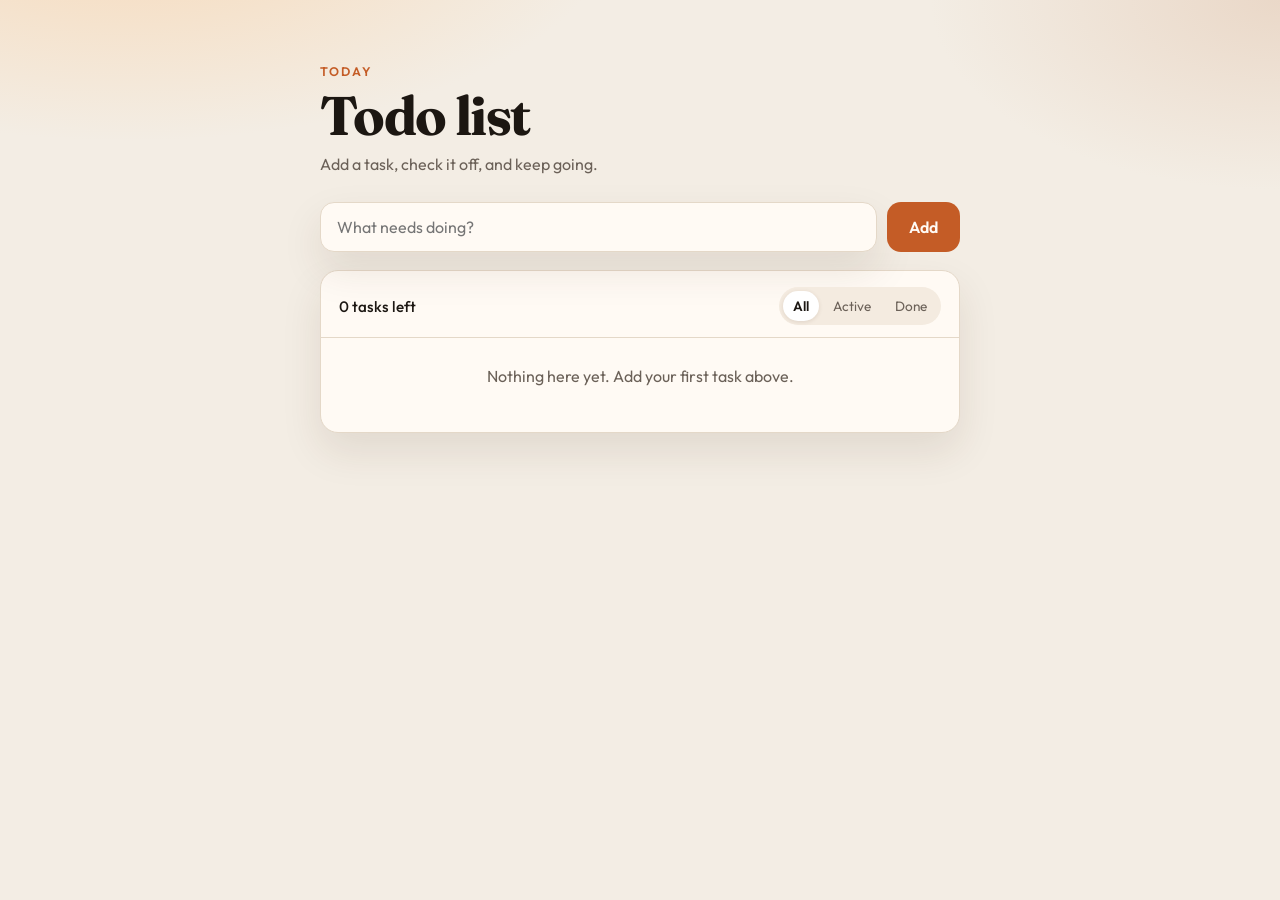
<file: index.html>
<!DOCTYPE html>
<html lang="en">
  <head>
    <meta charset="UTF-8" />
    <meta name="viewport" content="width=device-width, initial-scale=1.0" />
    <title>Todo List</title>
    <link rel="stylesheet" href="styles.css" />
    <link rel="preconnect" href="https://fonts.googleapis.com" />
    <link rel="preconnect" href="https://fonts.gstatic.com" crossorigin />
    <link
      href="https://fonts.googleapis.com/css2?family=Fraunces:opsz,wght@9..144,500;9..144,700&family=Outfit:wght@400;500;600&display=swap"
      rel="stylesheet"
    />
  </head>
  <body>
    <main class="app">
      <header class="header">
        <p class="eyebrow">Today</p>
        <h1>Todo list</h1>
        <p class="subtitle">Add a task, check it off, and keep going.</p>
      </header>

      <form id="todo-form" class="todo-form" autocomplete="off">
        <label class="sr-only" for="todo-input">New task</label>
        <input
          id="todo-input"
          type="text"
          name="task"
          placeholder="What needs doing?"
          maxlength="200"
          required
        />
        <button type="submit">Add</button>
      </form>

      <section class="panel" aria-labelledby="list-heading">
        <div class="toolbar">
          <h2 id="list-heading" class="count" aria-live="polite">0 tasks left</h2>
          <div class="filters" role="tablist" aria-label="Filter tasks">
            <button type="button" class="filter is-active" data-filter="all">All</button>
            <button type="button" class="filter" data-filter="active">Active</button>
            <button type="button" class="filter" data-filter="completed">Done</button>
          </div>
        </div>

        <ul id="todo-list" class="todo-list"></ul>

        <p id="empty-state" class="empty">Nothing here yet. Add your first task above.</p>

        <div class="footer-bar">
          <button type="button" id="clear-completed" class="text-btn" hidden>
            Clear completed
          </button>
        </div>
      </section>
    </main>

    <script src="app.js"></script>
  </body>
</html>
</file>
<file: styles.css>
:root {
  --bg: #f3ede4;
  --ink: #1c1712;
  --muted: #6b6158;
  --paper: #fffaf4;
  --line: #e4d8c8;
  --accent: #c45c26;
  --accent-ink: #fffaf4;
  --done: #8a8076;
  --shadow: 0 18px 40px rgba(70, 42, 18, 0.1);
  --radius: 18px;
}

* {
  box-sizing: border-box;
}

html,
body {
  margin: 0;
  min-height: 100%;
}

body {
  font-family: "Outfit", system-ui, sans-serif;
  color: var(--ink);
  background:
    radial-gradient(900px 420px at 10% -10%, #f7d9b8 0%, transparent 55%),
    radial-gradient(700px 380px at 100% 0%, #ead8c8 0%, transparent 50%),
    var(--bg);
}

.sr-only {
  position: absolute;
  width: 1px;
  height: 1px;
  padding: 0;
  margin: -1px;
  overflow: hidden;
  clip: rect(0, 0, 0, 0);
  border: 0;
}

.app {
  width: min(640px, calc(100% - 32px));
  margin: 0 auto;
  padding: 64px 0 80px;
}

.header h1 {
  margin: 0;
  font-family: "Fraunces", Georgia, serif;
  font-size: clamp(2.4rem, 6vw, 3.4rem);
  letter-spacing: -0.03em;
  line-height: 1.05;
}

.eyebrow {
  margin: 0 0 8px;
  font-size: 0.78rem;
  font-weight: 600;
  letter-spacing: 0.16em;
  text-transform: uppercase;
  color: var(--accent);
}

.subtitle {
  margin: 10px 0 0;
  color: var(--muted);
}

.todo-form {
  display: flex;
  gap: 10px;
  margin: 28px 0 18px;
}

.todo-form input {
  flex: 1;
  min-width: 0;
  padding: 14px 16px;
  border: 1px solid var(--line);
  border-radius: 14px;
  background: var(--paper);
  color: var(--ink);
  font: inherit;
  font-size: 1rem;
  outline: none;
  box-shadow: var(--shadow);
}

.todo-form input:focus {
  border-color: var(--accent);
  box-shadow: 0 0 0 3px rgba(196, 92, 38, 0.18);
}

.todo-form button,
.text-btn,
.filter {
  font: inherit;
  cursor: pointer;
}

.todo-form button {
  padding: 0 22px;
  border: 0;
  border-radius: 14px;
  background: var(--accent);
  color: var(--accent-ink);
  font-weight: 600;
}

.todo-form button:hover {
  filter: brightness(1.05);
}

.panel {
  background: var(--paper);
  border: 1px solid var(--line);
  border-radius: var(--radius);
  box-shadow: var(--shadow);
  overflow: hidden;
}

.toolbar {
  display: flex;
  align-items: center;
  justify-content: space-between;
  gap: 12px;
  padding: 16px 18px 12px;
  border-bottom: 1px solid var(--line);
}

.count {
  margin: 0;
  font-size: 0.95rem;
  font-weight: 500;
}

.filters {
  display: flex;
  gap: 4px;
  padding: 4px;
  border-radius: 999px;
  background: #f4ebe0;
}

.filter {
  border: 0;
  border-radius: 999px;
  padding: 6px 10px;
  background: transparent;
  color: var(--muted);
  font-size: 0.85rem;
}

.filter.is-active {
  background: #fff;
  color: var(--ink);
  font-weight: 600;
  box-shadow: 0 1px 4px rgba(70, 42, 18, 0.12);
}

.todo-list {
  list-style: none;
  margin: 0;
  padding: 6px 0;
}

.todo-item {
  display: grid;
  grid-template-columns: auto 1fr auto;
  align-items: center;
  gap: 12px;
  padding: 12px 18px;
}

.todo-item + .todo-item {
  border-top: 1px solid var(--line);
}

.todo-item label {
  display: flex;
  align-items: center;
  gap: 12px;
  min-width: 0;
}

.todo-item input[type="checkbox"] {
  width: 18px;
  height: 18px;
  accent-color: var(--accent);
  flex-shrink: 0;
}

.todo-item .text {
  overflow-wrap: anywhere;
}

.todo-item.is-done .text {
  color: var(--done);
  text-decoration: line-through;
}

.delete {
  border: 0;
  background: transparent;
  color: var(--muted);
  font-size: 1.2rem;
  line-height: 1;
  padding: 4px 6px;
  border-radius: 8px;
}

.delete:hover {
  background: #f6e8dc;
  color: var(--ink);
}

.empty {
  margin: 0;
  padding: 28px 18px 32px;
  text-align: center;
  color: var(--muted);
}

.empty[hidden] {
  display: none;
}

.todo-list:empty {
  display: none;
}

.footer-bar {
  min-height: 8px;
  padding: 0 18px 14px;
  display: flex;
  justify-content: flex-end;
}

.text-btn {
  border: 0;
  background: transparent;
  color: var(--accent);
  font-size: 0.9rem;
  font-weight: 600;
  padding: 6px 0;
}

.text-btn[hidden] {
  display: none;
}

@media (max-width: 520px) {
  .toolbar {
    flex-direction: column;
    align-items: flex-start;
  }

  .todo-form {
    flex-direction: column;
  }

  .todo-form button {
    padding: 12px 16px;
  }
}
</file>
